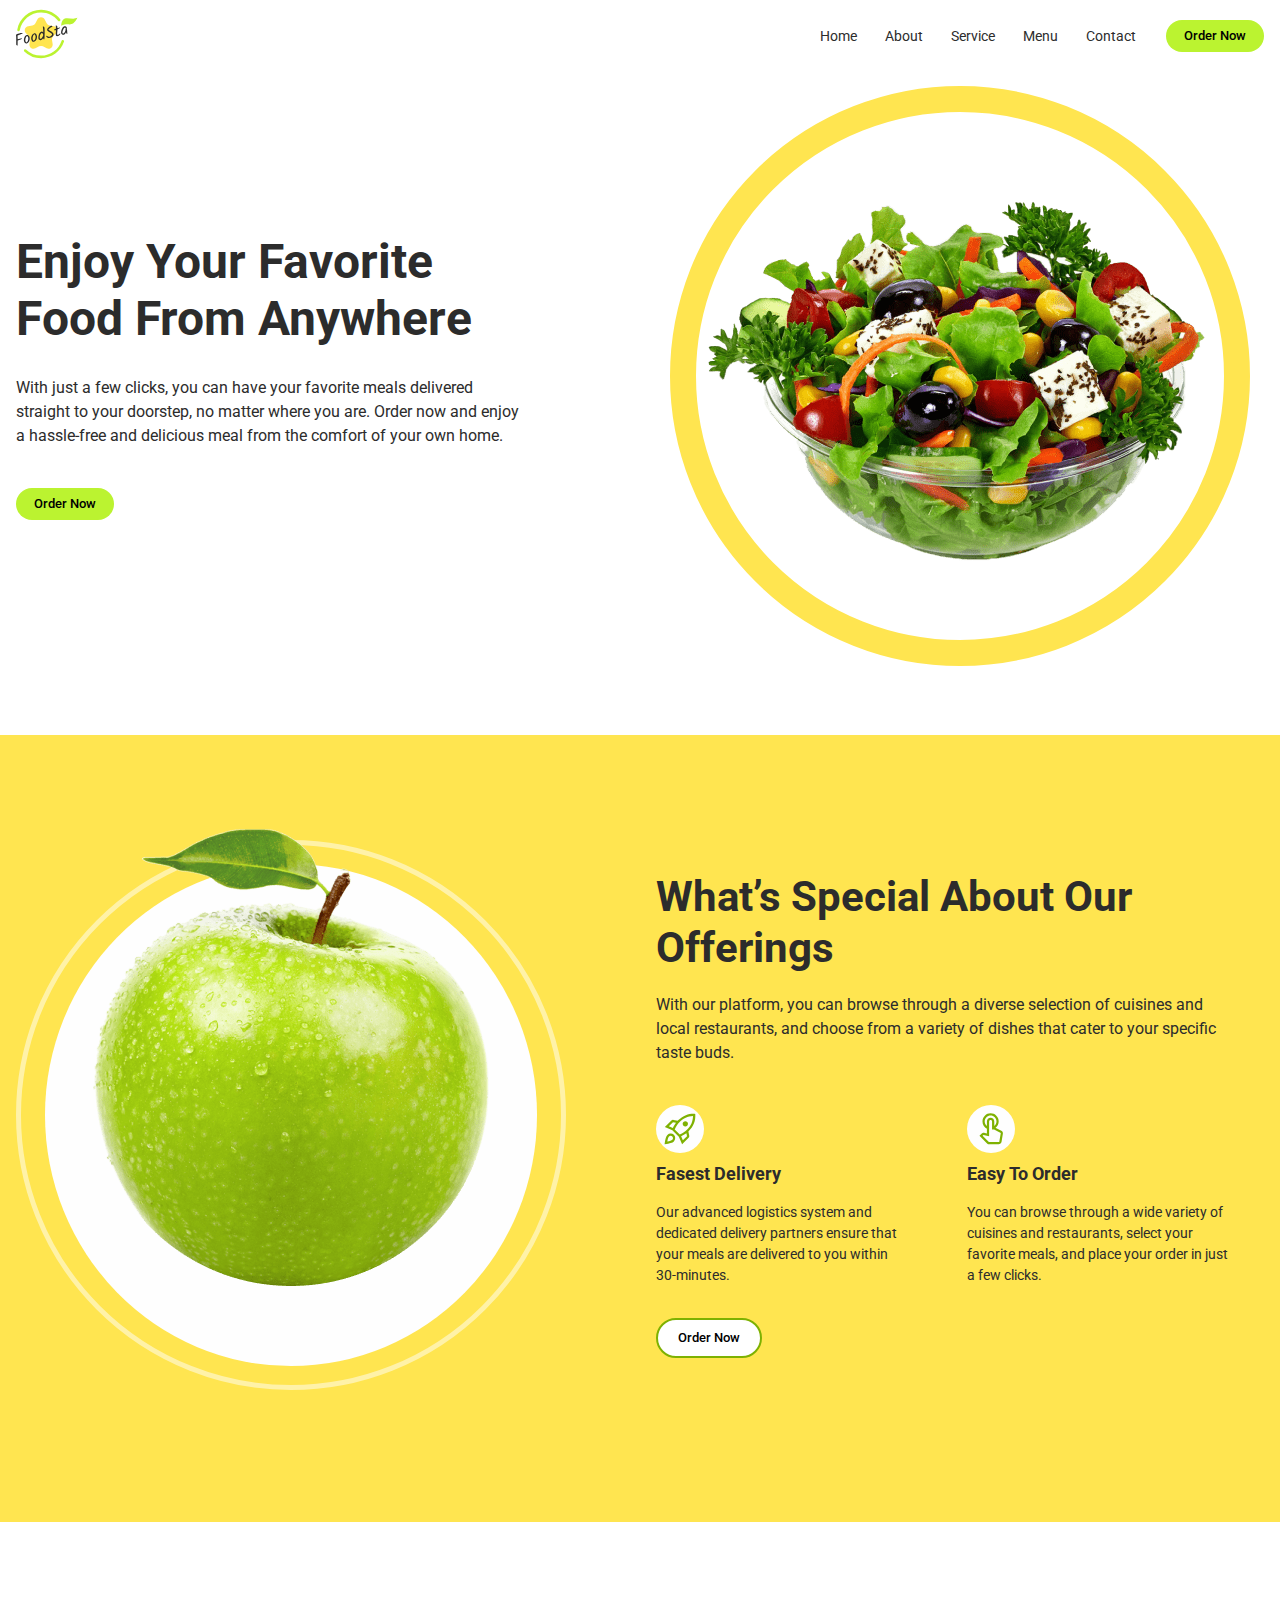
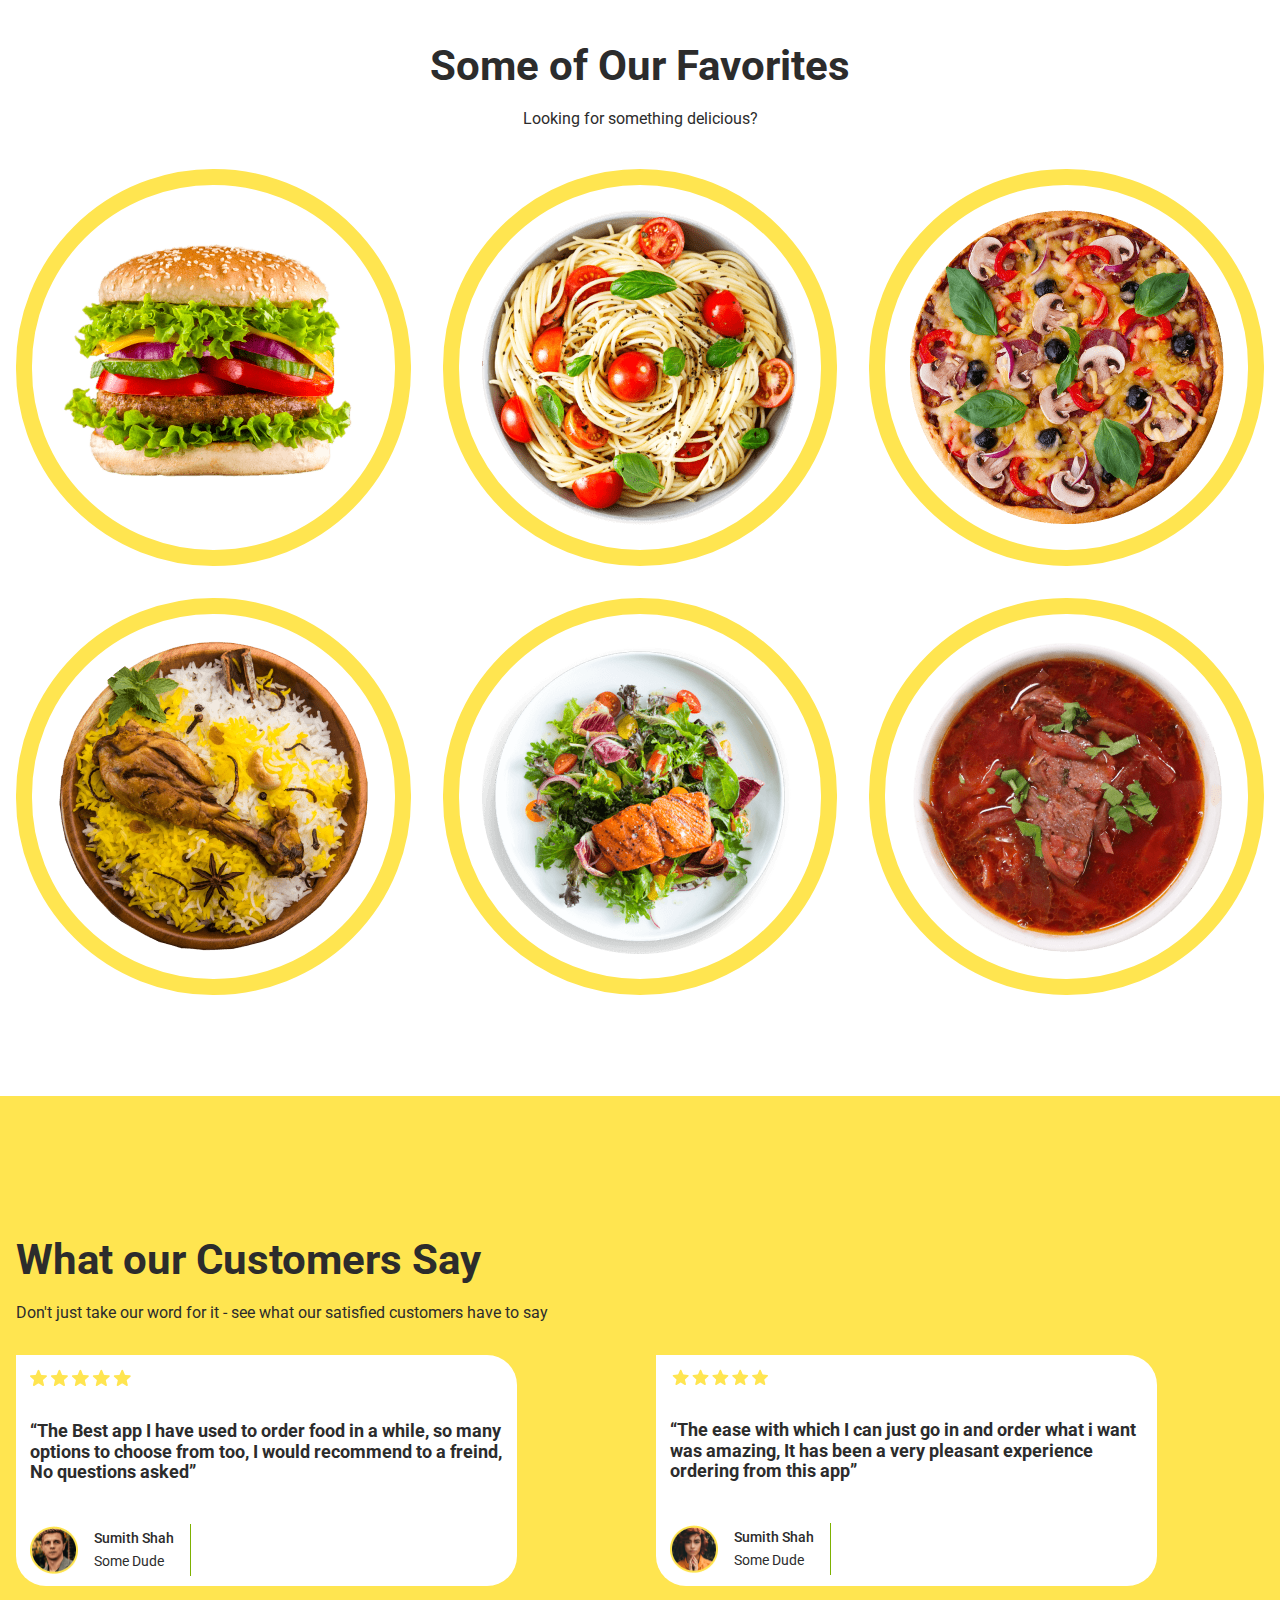
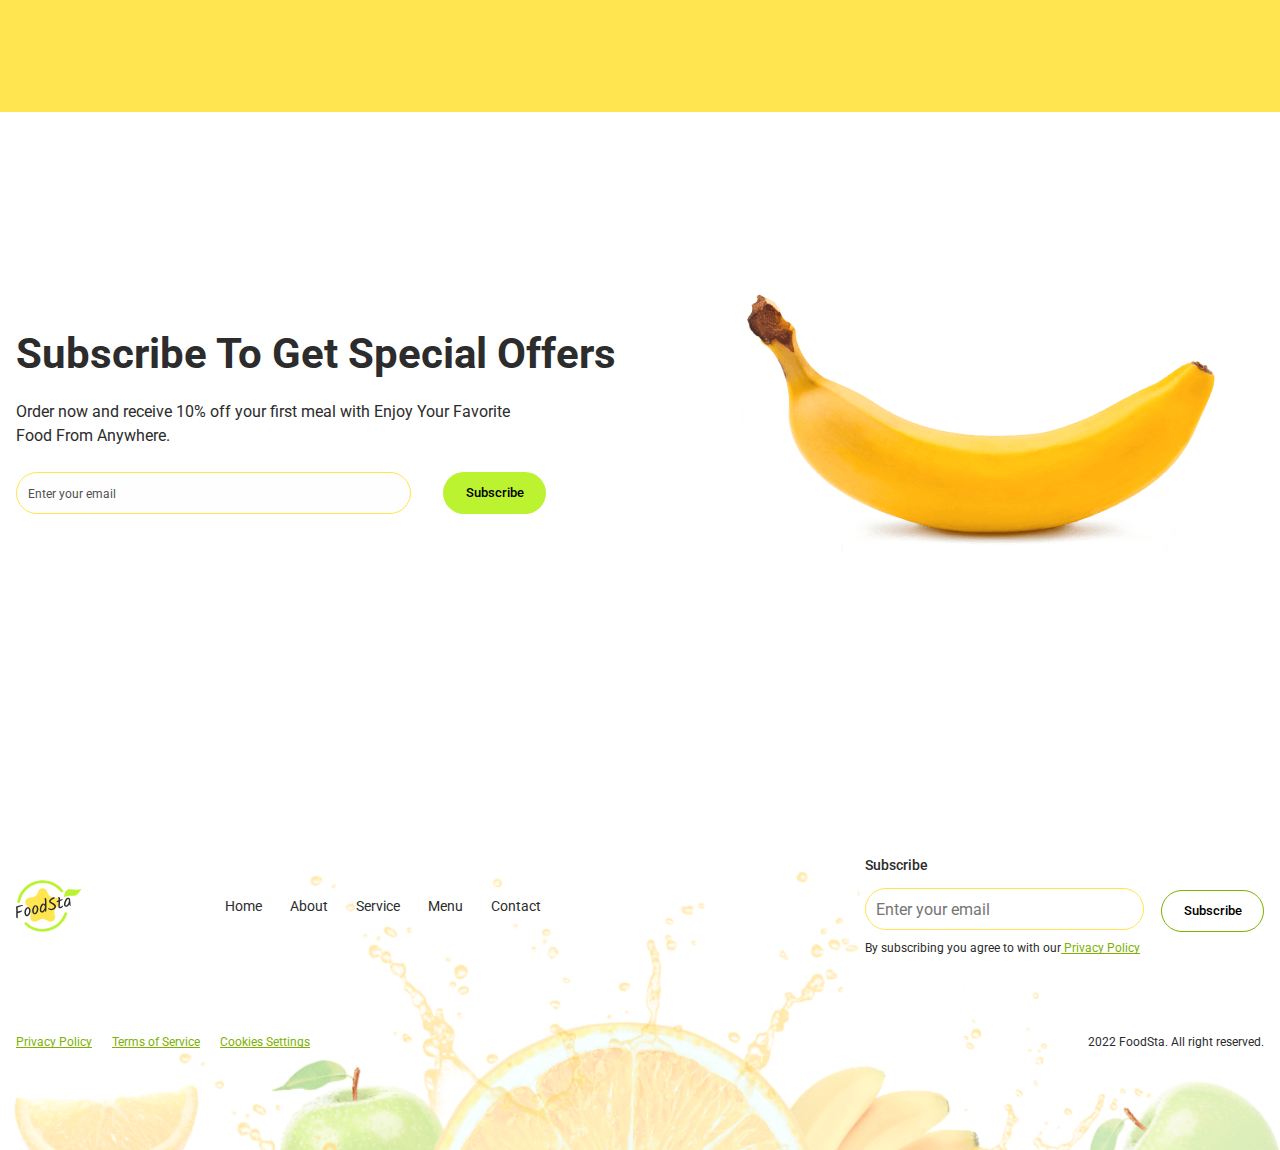
<file: index.html>
<!DOCTYPE html>
<html lang="en">
<head>
    <meta charset="UTF-8">
    <meta name="viewport" content="width=device-width, initial-scale=1.0">
    <title>Food delivery service</title>

    <link rel="stylesheet" href="https://cdnjs.cloudflare.com/ajax/libs/modern-normalize/2.0.0/modern-normalize.min.css">

    <link rel="preconnect" href="https://fonts.googleapis.com" />
    <link rel="preconnect" href="https://fonts.gstatic.com" crossorigin />

    <link rel="preconnect" href="https://fonts.googleapis.com">
    <link rel="preconnect" href="https://fonts.gstatic.com" crossorigin>
    <link href="https://fonts.googleapis.com/css2?family=Roboto:wght@400;500;700&display=swap" rel="stylesheet">

    <link href="css/styles.css" rel="stylesheet">

</head>
<body>
    
    <header class="header">

        <div class="container header-container">

        <a href="./index.html" class="logo">
            <svg width="62" height="52">
                <use href="./images/icons.svg#icon-logo"></use>
            </svg>
            </a>

            <nav class="navigation">
                <ul class="nav-list">
                    <li class="nav-link"><a href="./index.html">Home</a></li>
                    <li class="nav-link"><a href="#about">About</a></li>
                    <li class="nav-link"><a href="#service">Service</a></li>
                    <li class="nav-link"><a href="./favorite.html">Menu</a></li>
                    <li class="nav-link"><a href="#contact">Contact</a></li>
                </ul>
            </nav>

            <button class="header-btn" type="button">Order Now</button>

            </div>
        
    </header>


    <main>
        <section class="hero">

            <div class="container hero-container">

            <div class="hero-wrapper">
            <h1 class="hero-title">Enjoy Your Favorite Food From Anywhere</h1>
            <p class="hero-text">With just a few clicks, you can have your favorite meals delivered straight to your doorstep, no matter where you are. Order now and enjoy a hassle-free and delicious meal from the comfort of your own home.</p>
            <button class="hero-btn">Order Now</button>
            </div>

            <div class="hero-salad">
            <img src="./images/salad-hero.png" alt="salad" width="528" height="528">
            </div>

            </div>

        </section>

        <section class="about" id="about">

            <div class="container about-container">

            <div class="cover-apple-wrap">
            <div class="cover-apple">

            <img class="apple-img" src="./images/apple-about.png" alt="apple" width="396" height="502">
            </div>
            </div>

            <div class="about-wrapper">
            <h2 class="about-title">What’s Special About Our Offerings</h2>

            <p class="about-text">With our platform, you can browse through a diverse selection of cuisines and local restaurants, and choose from a variety of dishes that cater to your specific taste buds.</p>
            
            <ul class="about-list">
                <li class="about-item">

                    <div class="icon-container">
                    <svg class="about-icon" width="32" height="32">
                        <use href="./images/icons.svg#icon-raceta"></use>
                    </svg>
                    </div>
                    
                    <h3 class="about-sub-title">Fasest Delivery</h3>
                    <p class="about-desk">Our advanced logistics system and dedicated delivery partners ensure that your meals are delivered to you within 30-minutes.</p>
                </li>

                <li class="about-item">

                    <div class="icon-container">
                    <svg class="about-icon" width="32" height="32">
                        <use href="./images/icons.svg#icon-click"></use>
                    </svg>
                    </div>
                    
                    <h3 class="about-sub-title">Easy To Order</h3>
                    <p class="about-desk">You can browse through a wide variety of cuisines and restaurants, select your favorite meals, and place your order in just a few clicks.</p>
                </li>
            </ul>

            <button class="about-btn">Order Now</button>
            </div>

            </div>
        </section>

        <section class="favorite">

            <div class="container favorite-container">

            <h2 class="favorite-title">Some of Our Favorites</h2>
            <p class="favorite-text">Looking for something delicious? </p>
            <ul class="favorite-list">
                <li class="favorite-item"><img src="./images/gamburger.png" alt="burger" width="315" height="315"></li>
                <li class="favorite-item"><img src="./images/pasta.png" alt="pasta" width="315" height="315"></li>
                <li class="favorite-item"><img src="./images/pizza.png" alt="pizza" width="315" height="315"></li>
                <li class="favorite-item"><img src="./images/chicken-rise.png" alt="chicken" width="315" height="315"></li>
                <li class="favorite-item"><img src="./images/fish-salat.png" alt="salad" width="315" height="315"></li>
                <li class="favorite-item"><img src="./images/borshch.png" alt="borshch" width="315" height="315"></li>
            </ul>

            </div>

        </section>

        <section class="customers" id="service">

            <div class="container">

            <h2 class="customers-title">What our Customers Say</h2>
            <p class="customers-text">Don't just take our word for it - see what our satisfied customers have to say</p>
            
            <ul class="customers-list">
                <li class="customers-item">
                    <svg width="101" height="18">
                        <use href="./images/icons.svg#icon-stars"></use>
                    </svg>
                    <p class="customers-desk">“The Best app I have used to order food in a while, so many options to choose from too, I would recommend to a freind, No questions asked”</p>
                    <div class="customers-wrapper">
                    <img src="./images/man.png" alt="client" width="48" height="48">
                    <div class="customers-text-wrap">
                    <h3 class="customers-sub-title">Sumith Shah</h3>
                    <p class="customers-description">Some Dude</p>
                    </div>
                    </div>
                </li>

                <li class="customers-item">
                    <svg width="101" height="17">
                        <use href="./images/icons.svg#icon-stars"></use>
                    </svg>
                    <p class="customers-desk">“The ease with which I can just go in and order what i want was amazing, It has been a very pleasant experience ordering from this app”</p>
                    <div class="customers-wrapper">
                    <img src="./images/woman.png" alt="client" width="48" height="48">
                    <div class="customers-text-wrap">
                    <h3 class="customers-sub-title">Sumith Shah</h3>
                    <p class="customers-description">Some Dude</p>
                    </div>
                    </div>
                </li>
            </ul>
            
            </div>

        </section>

        <section class="contact" id="contact">

            <div class="container contact-container">
                <div class="contact-wrapper-container">
            <h2 class="contact-title">Subscribe To Get Special Offers</h2>
            <p class="contact-text">Order now and receive 10% off your first meal with Enjoy Your Favorite Food From Anywhere. </p>
            <form class="contact-form">
                <input class="contact-input" type="email" placeholder="Enter your email">
                <button class="contact-btn" type="submit">Subscribe</button>
            </form>
            </div>

            <img src="./images/banan.png" alt="banana" width="608" height="266">
            </div>
        </section>

    </main>

    <footer class="footer">
        <div class="container footer-container">
        <div class="footer-wrapper">
            
        <a href="./index.html" class="footer-logo">
        <svg width="66" height="52">
            <use href="./images/icons.svg#icon-logo"></use>
        </svg>
        </a>

        <ul class="footer-nav-list">
            <li class="footer-item"><a href="">Home</a></li>
            <li class="footer-item"><a href="">About</a></li>
            <li class="footer-item"><a href="">Service</a></li>
            <li class="footer-item"><a href="">Menu</a></li>
            <li class="footer-item"><a href="">Contact</a></li>
        </ul>

        <div class="footer-form-container">

        <p class="subscribe-text">Subscribe</p>

        <form class="footer-form">
            <input class="footer-input" type="email" placeholder="Enter your email">
            <button class="footer-btn">Subscribe</button>
        </form>

        <p class="footer-policy">By subscribing you agree to with our<a class="footer-policy-link" href=""> Privacy Policy</a></p>
        </div>
        </div>

        <div class="footer-bottom-wrap">

        <ul class="footer-info-list">
            <li class="footer-info-item"><a href="">Privacy Policy</a></li>
            <li class="footer-info-item"><a href="">Terms of Service</a></li>
            <li class="footer-info-item"><a href="">Cookies Settings</a></li>
        </ul>
        <p class="footer-data">2022 FoodSta. All right reserved.</p>
        </div>

        </div>
    </footer>
</body>

<div class="backdrop">
    <div class="modal">
        <button class="modal-close-btn" type="button">
            <svg class="modal-close-icon" width="11" height="11">
                <use href="./images/icons.svg#icon-close-btn"></use>
            </svg>
        </button>
        <p class="modal-title">Order Form</p>

        <form>
            <div class="modal-field">
                <label for="user-name" class="modal-label">Name</label>
                <input class="modal-input" type="text" placeholder="Your name" name="user-name" id="user-name">
            </div>

            <div class="modal-field">
                <label for="user-tel" class="modal-label">Phone number</label>
                <input class="modal-input" name="user-tel" id="user-tel" type="tel" placeholder="+38(0_ _) _ _ _   _ _   _ _">
            </div>

            <div class="modal-field">
                <label for="user-email" class="modal-label">E-mail</label>
                <input class="modal-input" id="user-email" name="user-email" type="email" placeholder="example@gmail.com">
            </div>

            <button class="modal-send-btn" type="submit">Send</button>
        </form>

        
    </div>
</div>
</html>
</file>
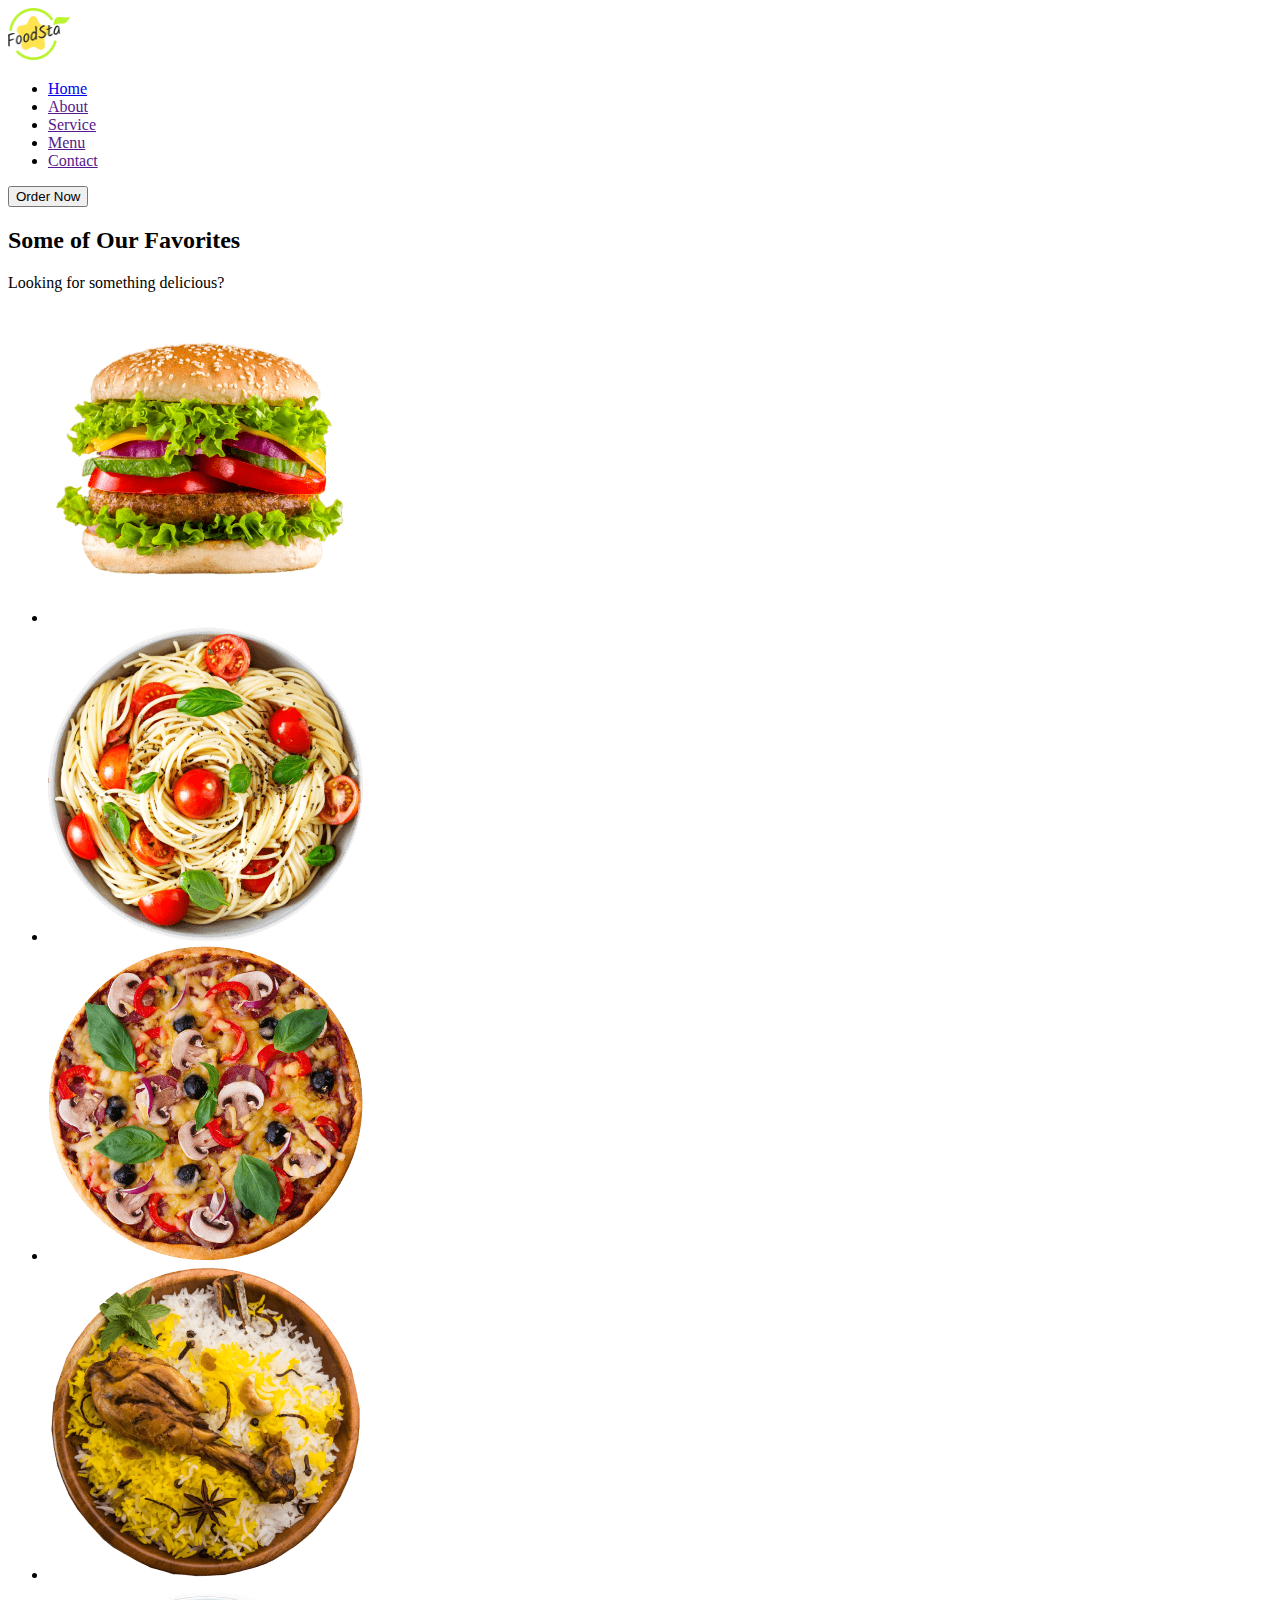
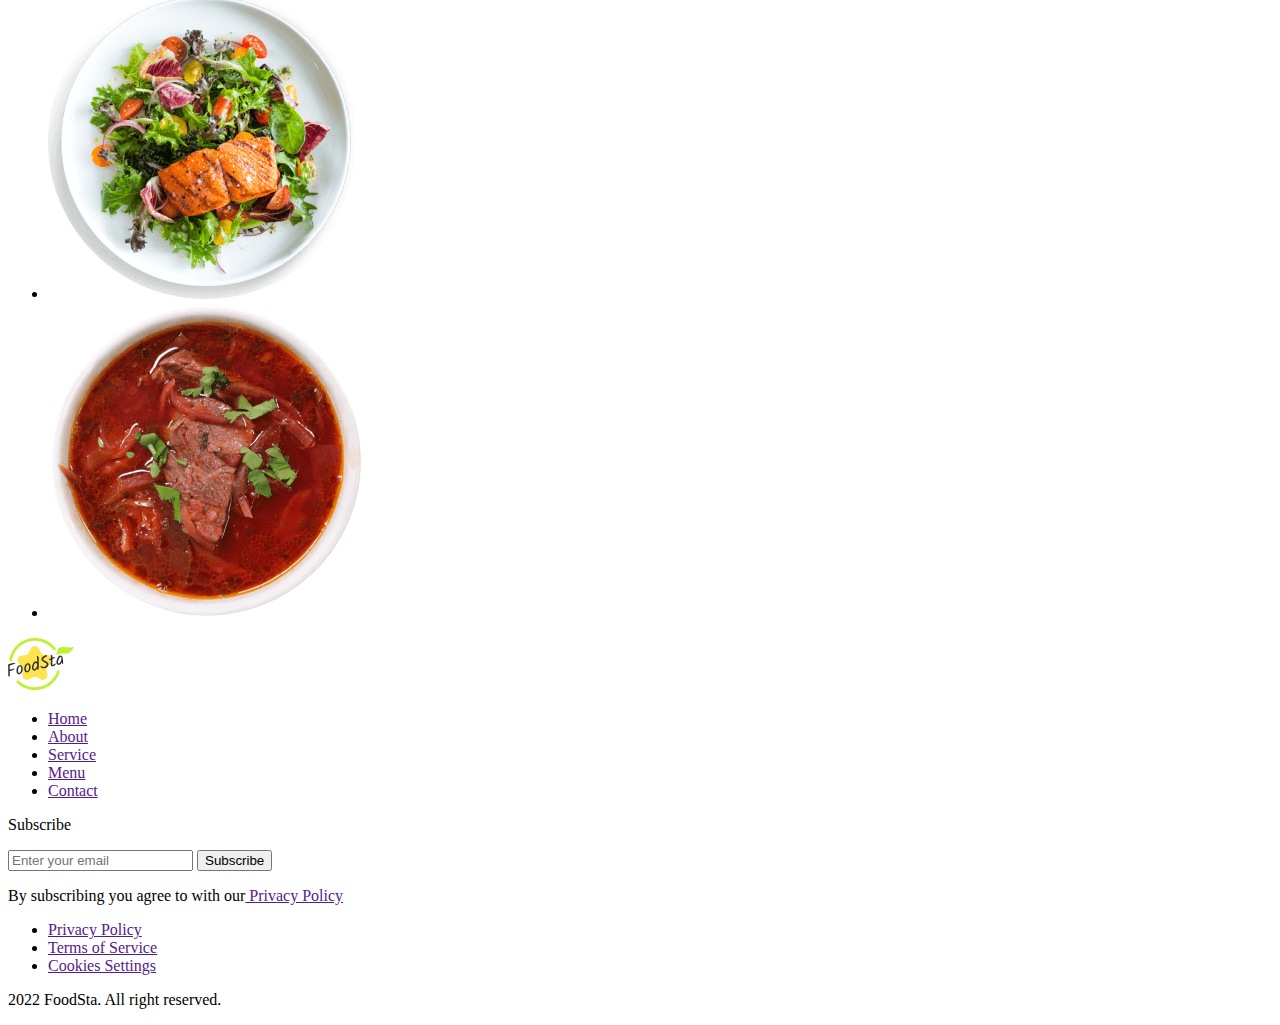
<file: favorite.html>
<!DOCTYPE html>
<html lang="en">
<head>
    <meta charset="UTF-8">
    <meta name="viewport" content="width=device-width, initial-scale=1.0">
    <title>Document</title>
</head>
<body>

    <header>
        <a href="./index.html">
            <img src="./images/food-logo.png" alt="logo" width="62" height="52">
            </a>

            <nav class="nav-header">
                <ul>
                    <li><a href="./index.html">Home</a></li>
                    <li><a href="">About</a></li>
                    <li><a href="">Service</a></li>
                    <li><a href="">Menu</a></li>
                    <li><a href="">Contact</a></li>
                </ul>
            </nav>

            <button class="header-btn" type="button">Order Now</button>
    </header>

    <main>

        <section class="favorite">
            <h2>Some of Our Favorites</h2>
            <p>Looking for something delicious? </p>
            <ul>
                <li><img src="./images/gamburger.png" alt="burger" width="315" height="315"></li>
                <li><img src="./images/pasta.png" alt="pasta" width="315" height="315"></li>
                <li><img src="./images/pizza.png" alt="pizza" width="315" height="315"></li>
                <li><img src="./images/chicken-rise.png" alt="chicken" width="315" height="315"></li>
                <li><img src="./images/fish-salat.png" alt="salad" width="315" height="315"></li>
                <li><img src="./images/borshch.png" alt="borshch" width="315" height="315"></li>
            </ul>
        </section>

    </main>

    <footer>

        <a href="./index.html"><img src="./images/food-logo.png" alt="logo" width="66" height="52"></a>
        
        <ul>
            <li><a href="">Home</a></li>
            <li><a href="">About</a></li>
            <li><a href="">Service</a></li>
            <li><a href="">Menu</a></li>
            <li><a href="">Contact</a></li>
        </ul>

        <p>Subscribe</p>

        <form>
            <input type="email" placeholder="Enter your email">
            <button>Subscribe</button>
        </form>

        <p>By subscribing you agree to with our<a href=""> Privacy Policy</a></p>

        <ul>
            <li><a href="">Privacy Policy</a></li>
            <li><a href="">Terms of Service</a></li>
            <li><a href="">Cookies Settings</a></li>
        </ul>

        <p>2022 FoodSta. All right reserved.</p>
    </footer>
    
</body>
</html>
</file>
<file: css/styles.css>
a {
    text-decoration: none;
    color: inherit;
}

ul, ol {
    list-style: none; 
    margin: 0;
    padding: 0;
}

h1, h2, h3, h4, h5, h6, p {
    margin: 0;
}

img {
    display: block;
}

body {
    font-family: "Roboto", sans-serif;
    color: #2c2c2c;
}

.container {
    width: 1280px;
    padding: 0 16px;
    margin: 0 auto;
}

/*---------HEADER---------*/

.header-container{
    display: flex ;
    align-items: center;
}

.logo {
    margin-right: auto;
}
.navigation {
    margin-right: 30px;
}
.nav-list {
    display: flex;
    gap: 28px;
}
.nav-link {
    display: block;
    padding: 28px 0;
    font-size: 14px;
}

.nav-link:hover,
.nav-link:focus {
    color:#bbf330;
    font-weight: 700;
    text-decoration: underline;
}

.header-btn {
    font-weight: 500;
    font-size: 13px;
    line-height: 1.5;
    border-radius: 30px;
    min-width: 98px;
    height: 32px;
    border: none;
    cursor: pointer;
    background: #bbf330;
    transition: background-color 250ms cubic-bezier(0.4, 0, 0.2, 1);
}

.header-btn:focus, 
.header-btn:hover {
    background: #ffe450;
}

/*---------HERO---------*/

.hero {
    padding-top: 14px;
    padding-bottom: 69px;
}

.hero-container {
    display: flex;
    align-items: center;
    gap: 143px;
}

.hero-wrapper{
   max-width: 511px;
}
.hero-title {
    font-weight: 700;
    font-size: 48px;
    line-height: 1.2;
    margin-bottom: 28px;
}

.hero-text {
    font-weight: 400;
    font-size: 16px;
    line-height: 1.5;
    margin-bottom: 40px;
}

.hero-btn {
    font-weight: 500;
    font-size: 13px;
    line-height: 1.5;
    min-width: 98px;
    height: 32px;
    border: none;
    border-radius: 30px;
    background: #bbf330;
    cursor: pointer;
    transition: background-color 250ms cubic-bezier(0.4, 0, 0.2, 1);
}

.hero-btn:focus, 
.hero-btn:hover {
    background: #ffe450;
}

.hero-salad {
    display: flex;
    align-items:center;
    width: 580px;
    height: 580px;
    border: 26px solid #ffe550;
    border-radius: 100%;
    transition: border-color 250ms cubic-bezier(0.4, 0, 0.2, 1);
}

.hero-salad:focus, 
.hero-salad:hover {
    border-color:  #bbf330;
}

/*---------ABOUT------*/

.about {
    padding-top: 105px;
    padding-bottom: 132px;
    background: #ffe550;
}

.about-container {
    display: flex;
    align-items:center;
    gap: 90px;
}
.about-wrapper {
    width: 573px;
}
.about-title {
    font-size: 42px;
    line-height: 1.2;
    margin-bottom: 20px;
}

.about-text {
    font-weight: 400;
    font-size: 16px;
    margin-bottom: 40px;
    line-height: 1.5;

}
.about-list {
    display: flex;
    gap: 67px;
    margin-bottom: 32px;
}
.about-item {
    width: calc(100% - 67px) / 2;
}
.about-sub-title {
    font-weight: 700;
    font-size: 18px;
    line-height: 1.4;
    margin-bottom: 16px;
}
.about-desk {
    font-weight: 400;
    font-size: 14px;
    line-height: 1.5;
}
.about-btn {
    border: 2px solid #7eb101;
    border-radius: 30px;
    min-width: 106px;
    height: 40px;
    background: #fff;
    font-weight: 500;
    font-size: 13px;
    line-height: 1.5;
    cursor: pointer;
    transition: background-color 250ms cubic-bezier(0.4, 0, 0.2, 1);
}

.about-btn:hover, .about-btn:focus {
    background-color:  #bbf330;
    border: none;
}


.icon-container {
    display: flex;
    justify-content: center;
    align-items: center;
    fill: #7eb101;
    width: 48px;
    height: 48px;
    background-color: #fefefe;
    border-radius: 100%;
    margin-bottom: 8px;

}

.cover-apple-wrap {
    display: flex;
    align-items: center;
    border-radius: 100%;
    border: 5px solid rgba(255, 255, 255, 0.5);
    width: 550px;
    height: 550px;
    padding: 24px;

}

.cover-apple {
    border-radius: 100%;
    background-color: #fefefe;
    width: 502px;
    height: 502px;
    display: flex;
    justify-content: center;
}

.apple-img {
    position: relative;
    bottom: 80px;
}



/*---------FAVORITE---------*/

.favorite {
    padding-top: 120px;
    padding-bottom: 101px;
}

.favorite-title {
    font-weight: 700;
    font-size: 42px;
    text-align: center;
    margin-bottom: 20px;
}
.favorite-text {
    font-weight: 400;
    font-size: 16px;
    text-align: center;
    margin-bottom: 40px;
}

.favorite-list {
    display: flex;
    flex-wrap: wrap;
    gap: 32px;

}
.favorite-item {
    display: flex;
    border: 16px solid #ffe550;
    border-radius: 197px;
    width: calc((100% - 64px) / 3);
    height: 397px;
    justify-content: center;
    align-items: center;
    transition: border-color 250ms cubic-bezier(0.4, 0, 0.2, 1);
}

.favorite-item:hover, .favorite-item:focus {
    border-color: #bbf330;
}

/*---------CUSTOMERS---------*/

.customers {
    padding-top: 140px;
    padding-bottom: 126px;
    background: #ffe550;
}

.customers-title {
    font-weight: 700;
    font-size: 42px;
    margin-bottom: 20px;
}

.customers-text {
    font-weight: 400;
    font-size: 16px;
    margin-bottom: 33px;
}


.customers-list {
    display: flex;
    gap: 139px;
}
.customers-item {
    border-radius: 0 30px 30px 30px;
    width: 501px;
    height: 231px;
    background: #fff;
    padding: 14px;
}

.customers-desk {
    font-weight: 700;
    font-size: 18px;
    margin-bottom: 41px;
    margin-top: 29px;
}

.customers-wrapper{
    display: flex;
    gap: 16px;
    align-items:center;
}

.customers-wrapper::after {
    content: "";
    background-color:#7eb101;
    width: 1px;
    height: 52px;
    
}

.customers-sub-title {
    font-weight: 500;
    font-size: 14px;
    line-height: 1.5;
    margin-bottom: 2px;
}
.customers-description {
    font-weight: 400;
    font-size: 14px;
    line-height: 1.5;
}

/*---------CONTACTS---------*/

.contact {
    padding-top: 176px;
    padding-bottom: 201px;
}

.contact-container{
    display: flex;
    align-items: center;
    justify-content: space-between;
}

.contact-wrapper-container {
    max-width: 656px;
}

.contact-title {
    font-weight: 700;
    font-size: 42px;
    line-height: 1.2;
    margin-bottom: 20px;
}

.contact-text {
    font-weight: 400;
    font-size: 16px;
    line-height: 1.5;
    margin-bottom: 24px;
    max-width: 532px;
}


.contact-form {
    display: flex;
    gap: 32px;
}

.contact-input {
    border: 0.85px solid #ffe550;
    border-radius: 30px;
    padding-left: 11px;
    width: 395px;
    height: 42px;
    background: #fefefe;
    outline: none;
}


.contact-input::placeholder {
    font-weight: 400;
    font-size: 12px;
    line-height: 1.5;
    color: #505050;
}

.contact-btn {
    border-radius: 30px;
    background: #bbf330;
    border: none;
    min-width: 103px;
    height: 42px;
    font-weight: 500;
    font-size: 13px;
    cursor: pointer;
    line-height: 1.5;
    transition: background-color 250ms cubic-bezier(0.4, 0, 0.2, 1);
}

.contact-btn:hover, 
.contact-btn:focus {
    background-color:  #ffe450;
}


/*---------FOOTER---------*/

.footer {
    padding-top: 100px;
    padding-bottom: 100px;
    background-image: url("../images/fruit-futer.png");
    background-repeat: no-repeat;
    background-size: 1280px;
    background-position: bottom;
    
}

.footer-wrapper {
    display: flex;
    margin-bottom: 80px;
}

.footer-logo {
    margin-right: 143px;
    align-items: center;
    display: flex;
}

.footer-nav-list {
    display: flex;
    align-items: center;
    margin-right: auto;
    gap: 28px;
}

.footer-item {
    font-weight: 400;
    font-size: 14px
}

.footer-form-container {
    display: flex;
    flex-direction: column;
}

.subscribe-text {
    font-weight: 500;
    font-size: 14px;
    line-height: 1.5;
    margin-bottom: 12px;
}

.footer-input {
    border: 0.85px solid #ffe550;
    border-radius: 30px;
    padding: 10px;
    width: 279px;
    height: 42px;
    margin-bottom: 12px;
    margin-right: 13px;
    outline: none;
}

.footer-btn {
    border: 0.85px solid #7eb101;
    border-radius: 30px;
    padding: 10px 20px;
    width: 103px;
    height: 42px;
    font-weight: 500;
    font-size: 13px;
    line-height: 1.5;
    background: #fff;
    cursor: pointer;
    transition: background-color 250ms cubic-bezier(0.4, 0, 0.2, 1);
}

.footer-btn:hover, 
.footer-btn:focus {
    background: #ffe450;
    border:none;
}

.footer-policy {
    font-weight: 400;
    font-size: 12px;
}

.footer-policy-link {
    color: #7eb101;
    text-decoration: underline;
    text-decoration-skip-ink: none;
}

.footer-bottom-wrap {
    display: flex;
    justify-content: space-between;
}

.footer-info-list {
    display: flex;
    gap: 20px;
}

.footer-info-item {
    font-weight: 400;
    font-size: 12px;
    text-decoration: underline;
    color: #7eb101;
    text-decoration-skip-ink: none;
}

.footer-data {
    font-weight: 400;
    font-size: 12px;
}

/*-----------BACKDROP---------*/

.backdrop {
    position: fixed;
    top: 0;
    left: 0;
    width: 100%;
    height: 100%;
    background: rgba(94, 99, 99, 0.7);
    opacity: 0;
    visibility: hidden;
    pointer-events: none;
}

.is-open {
    opacity: 1;
    visibility: visible;
    pointer-events: auto;
}

.modal {
    border-radius: 30px;
    width: 458px;
    height: 449px;
    box-shadow: 0 4px 4px 0 rgba(0, 0, 0, 0.06);
    background: #ffe550;
    position: absolute;
    top: 50%;
    left: 50%;
    transform: translate(-50%, -50%);
    padding: 32px;
}
.modal-close-btn {
    position: absolute;
    top: 12px;
    right: 12px;
    width: 32px;
    height: 32px;
    border-radius: 100%;
    background-color:#fff;
    box-shadow: 0 4px 4px 0 rgba(0, 0, 0, 0.06);
    border:none;
    padding: 0;
    line-height: 0;
    cursor: pointer;
    transition: background-color 250ms cubic-bezier(0.4, 0, 0.2, 1);
}

.modal-close-btn:hover, 
.modal-close-btn:focus {
    background-color:#7eb101;
}

.modal-close-btn:hover > .modal-close-icon, 
.modal-close-btn:focus > .modal-close-icon {
    fill: #fff;
}


.modal-title {
    font-weight: 700;
    font-size: 24px;
    line-height: 1.2;
    margin-bottom: 20px;
    text-align: center;
}

/*---------FORM---------*/



.modal-field {
    margin-bottom: 24px;
}

.modal-label {
    display: block;
    font-weight: 500;
    font-size: 16px;
    line-height: 1.4;
    margin-bottom: 2px;
    margin-left: 12px;
}

.modal-input {
    border: 1px solid rgba(18, 18, 18, 0.12);
    border-radius: 30px;
    width: 100%;
    height: 48px;
    box-shadow: inset 0 2px 4px 0 rgba(0, 0, 0, 0.15);
    background: #fff;
    outline: transparent;
    padding-left: 12px;
}

.modal-input::placeholder {
    font-weight: 400;
    font-size: 16px;
    line-height: 1.25;
}

.modal-send-btn {
    display: block;
    margin: 0 auto;
    font-weight: 500;
    font-size: 13px;
    line-height: 1.5;
    border: 2px solid #7eb101;
    border-radius: 30px;
    padding: 10px 20px;
    min-width: 106px;
    height: 40px;
    background: #fff;
    cursor: pointer;
    transition: background-color 250ms cubic-bezier(0.4, 0, 0.2, 1);
}

.modal-send-btn:focus, .modal-send-btn:hover {
    background-color: #bbf330;
}
</file>
